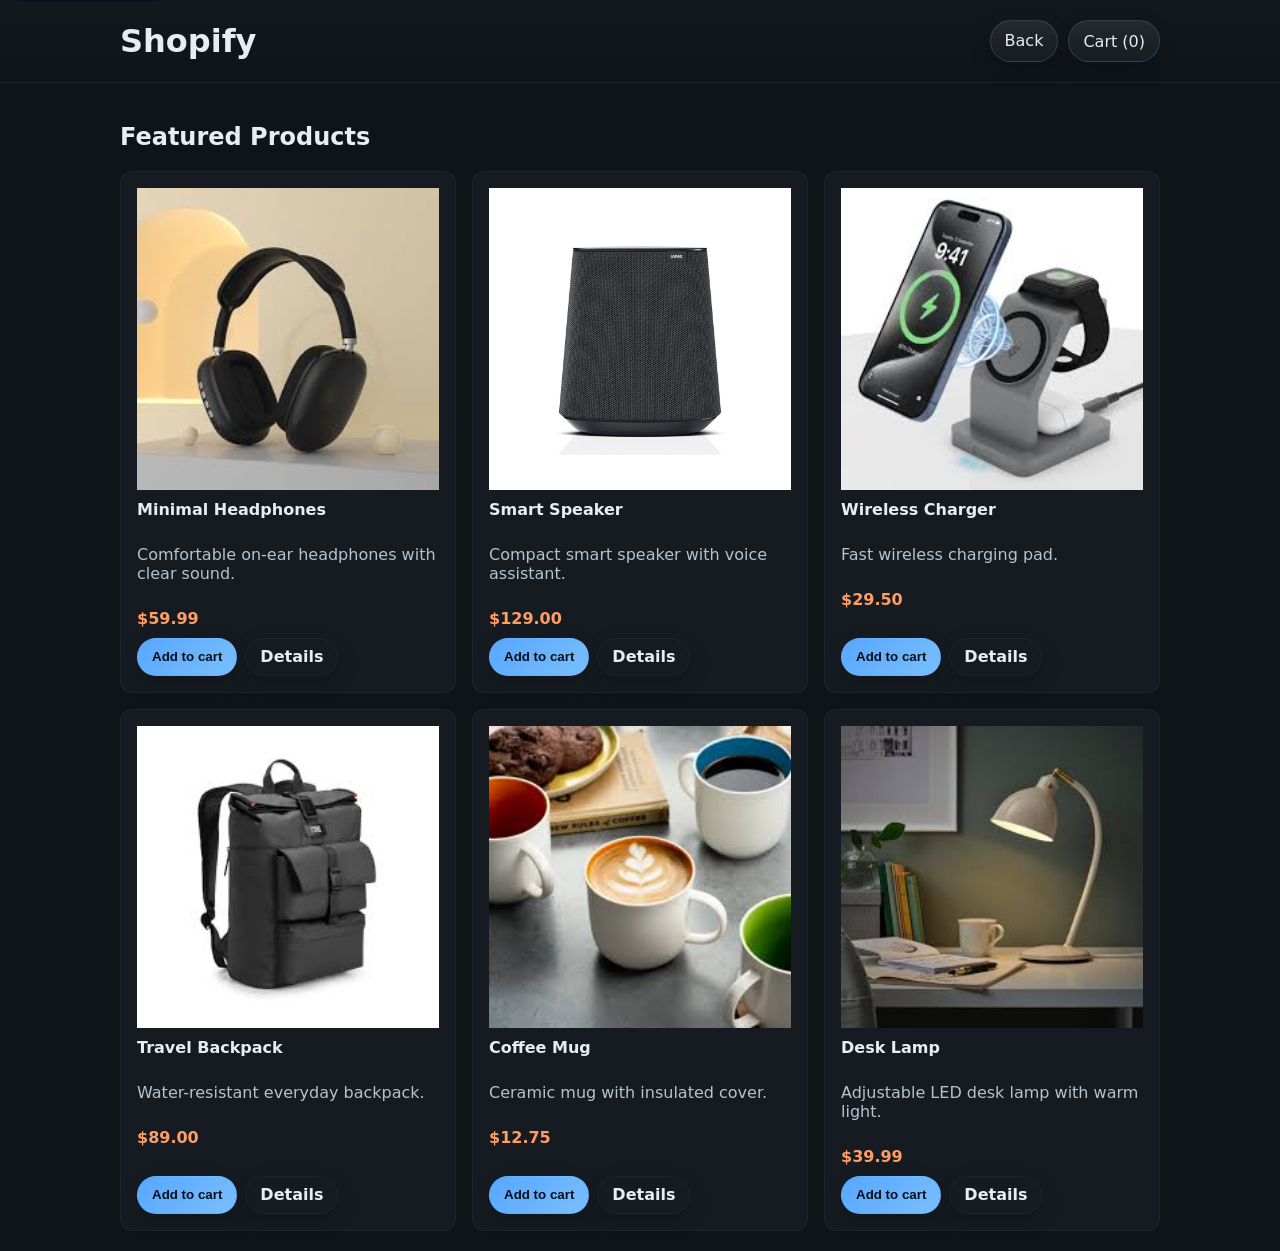
<file: Task-5/index.html>
<!doctype html>
<html lang="en">
<head>
  <meta charset="utf-8" />
  <meta name="viewport" content="width=device-width,initial-scale=1" />
  <title>Shopify</title>
  <link rel="stylesheet" href="style.css" />
  <style>
  
    .store-header{border-bottom:1px solid rgba(255,255,255,0.04);background:linear-gradient(180deg,rgba(255,255,255,0.02),transparent)}
    .store-header .container{display:flex;align-items:center;justify-content:space-between}
    .brand{margin:0;font-weight:700}
  </style>
</head>
<body>
  <a class="skip-link" href="#products">Skip to products</a>
  <header class="store-header">
    <div class="container">
      <h1 class="brand">Shopify</h1>
      <nav class="top-actions">
        <a href="../index.html">Back</a>
        <a href="cart.html" class="cart-link" aria-label="Open cart page">Cart (<span id="cartCount">0</span>)</a>
      </nav>
    </div>
  </header>

  <main class="container">
    <section class="hero">
      <h2>Featured Products</h2>
     
    </section>

    <section id="products" class="products-grid" aria-live="polite"></section>
  </main>

  <script src="cart.js" defer></script>
  <script src="products.js" defer></script>
</body>
</html>
</file>
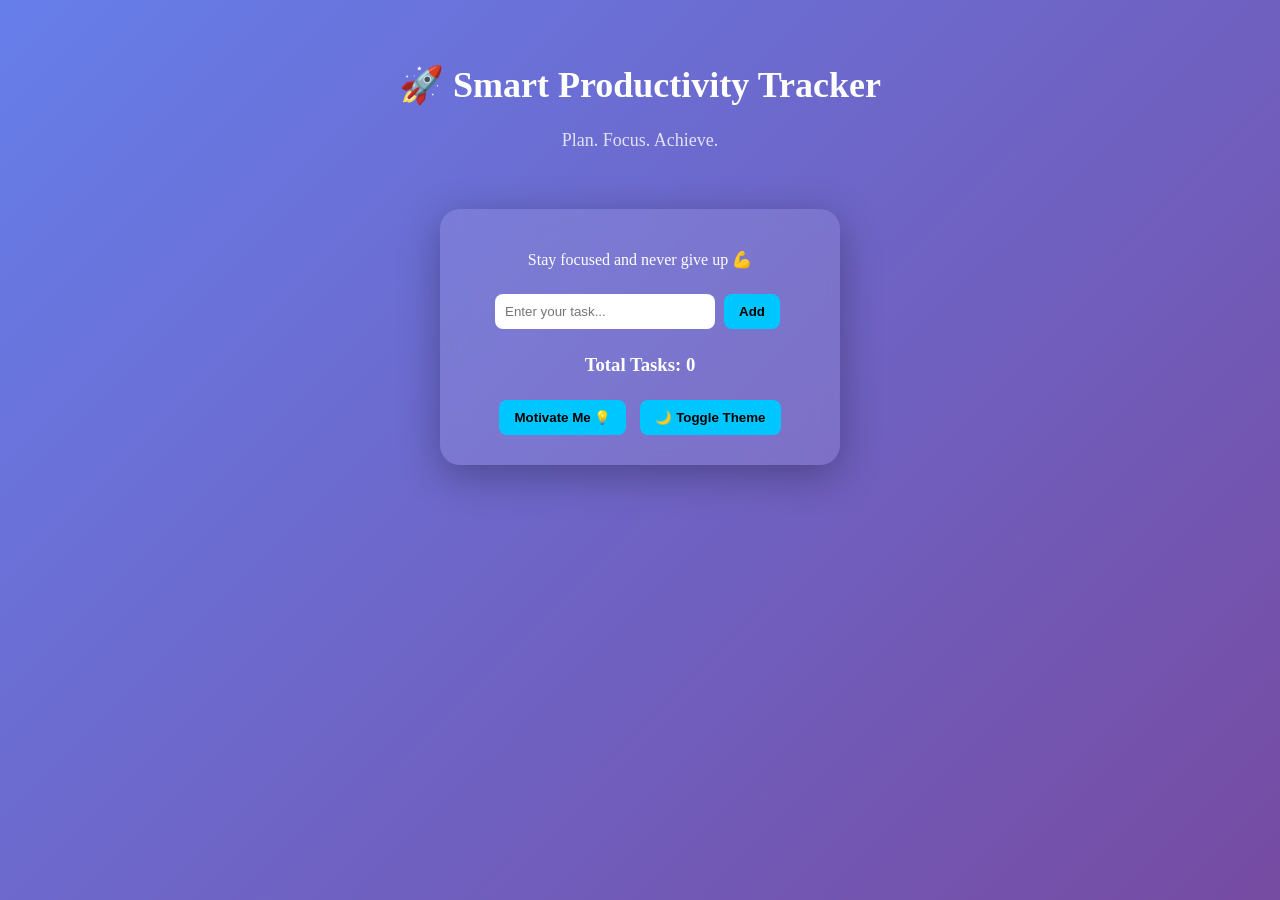
<file: Task_1/index.html>
<!DOCTYPE html>
<html>
<head>
    <title>Smart Productivity Tracker</title>
    <link rel="stylesheet" href="style.css">
</head>
<body>

   
    <div class="hero">
        <h1 class="title">🚀 Smart Productivity Tracker</h1>
        <p class="tagline">Plan. Focus. Achieve.</p>
    </div>

    
    <div class="app-container">

        <p id="quote">Stay focused and never give up 💪</p>

        <div class="input-section">
            <input type="text" id="taskInput" placeholder="Enter your task...">
            <button onclick="addTask()">Add</button>
        </div>

        <h3>Total Tasks: <span id="taskCount">0</span></h3>

        <ul id="taskList"></ul>

        <div class="buttons">
            <button onclick="showMessage()">Motivate Me 💡</button>
            <button onclick="toggleTheme()">🌙 Toggle Theme</button>
        </div>

    </div>

    <script src="script.js"></script>
</body>
</html>
</file>
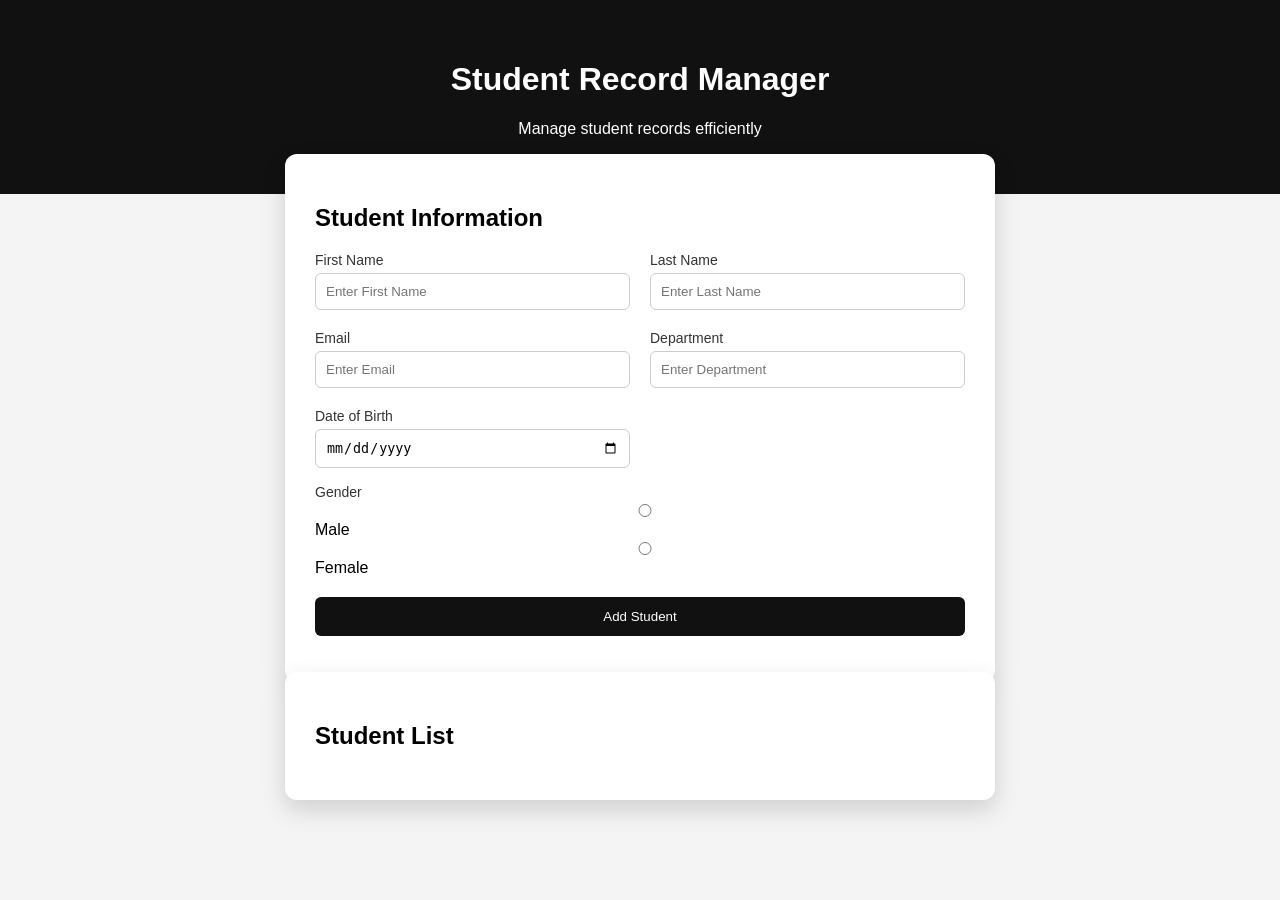
<file: Task_2/index.html>
<!DOCTYPE html>
<html>
<head>
    <title>Student Record Manager</title>
    <link rel="stylesheet" href="style.css">
</head>
<body>

<!-- HEADER -->
<div class="header">
    <h1>Student Record Manager</h1>
    <p>Manage student records efficiently</p>
</div>

<!-- FORM -->
<div class="form-container">

    <h2>Student Information</h2>

    <form id="studentForm">

        <div class="grid">

            <div class="input-group">
                <label>First Name</label>
                <input type="text" id="fname" placeholder="Enter First Name">
            </div>

            <div class="input-group">
                <label>Last Name</label>
                <input type="text" id="lname" placeholder="Enter Last Name">
            </div>

            <div class="input-group">
                <label>Email</label>
                <input type="email" id="email" placeholder="Enter Email">
            </div>

            <div class="input-group">
                <label>Department</label>
                <input type="text" id="course" placeholder="Enter Department">
            </div>

            <div class="input-group">
                <label>Date of Birth</label>
                <input type="date" id="dob">
            </div>

            

        </div>

        <div class="gender">
            <label>Gender</label><br>
            <input type="radio" name="gender"> Male
            <input type="radio" name="gender"> Female
        </div>

        <button type="submit">Add Student</button>

        <p id="error"></p>

    </form>

</div>

<!-- STUDENT LIST -->
<div class="form-container">
    <h2>Student List</h2>
    <div id="studentList" class="grid"></div>
</div>

<script src="script.js"></script>

</body>
</html>
</file>
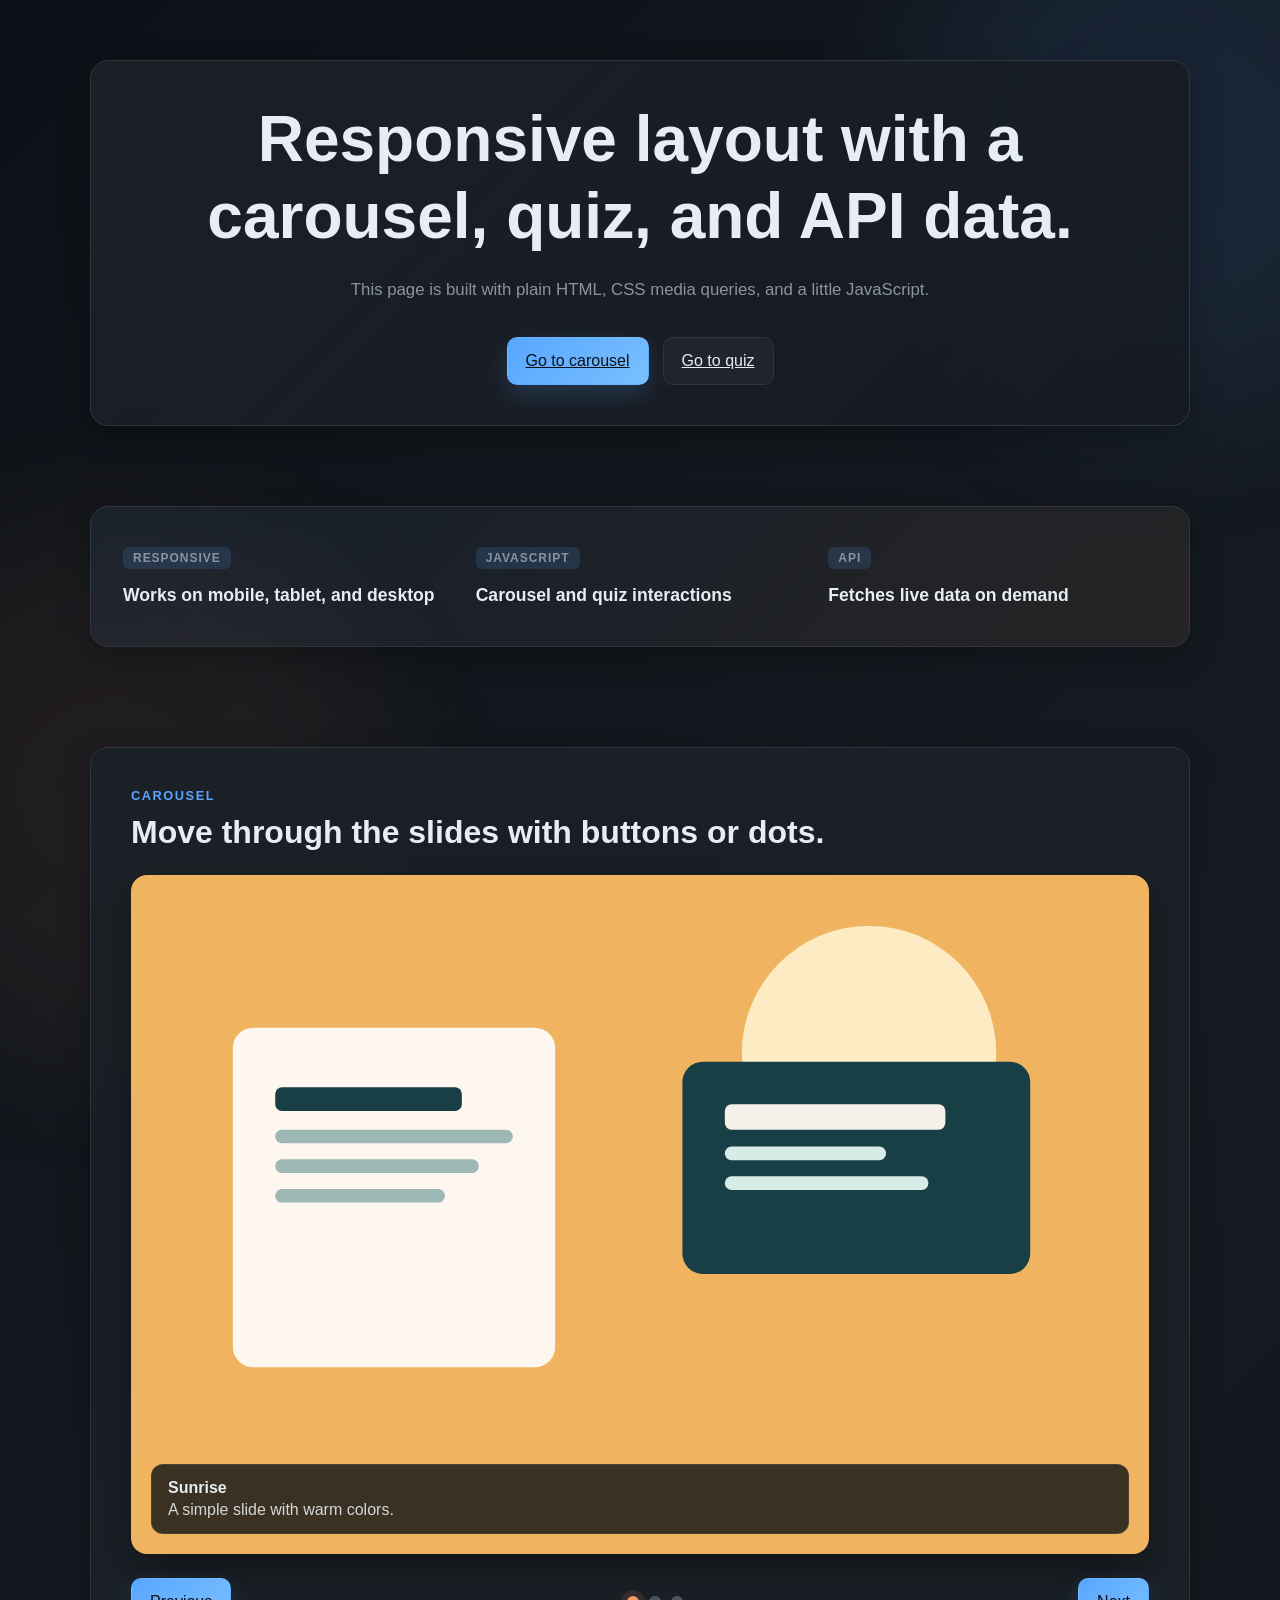
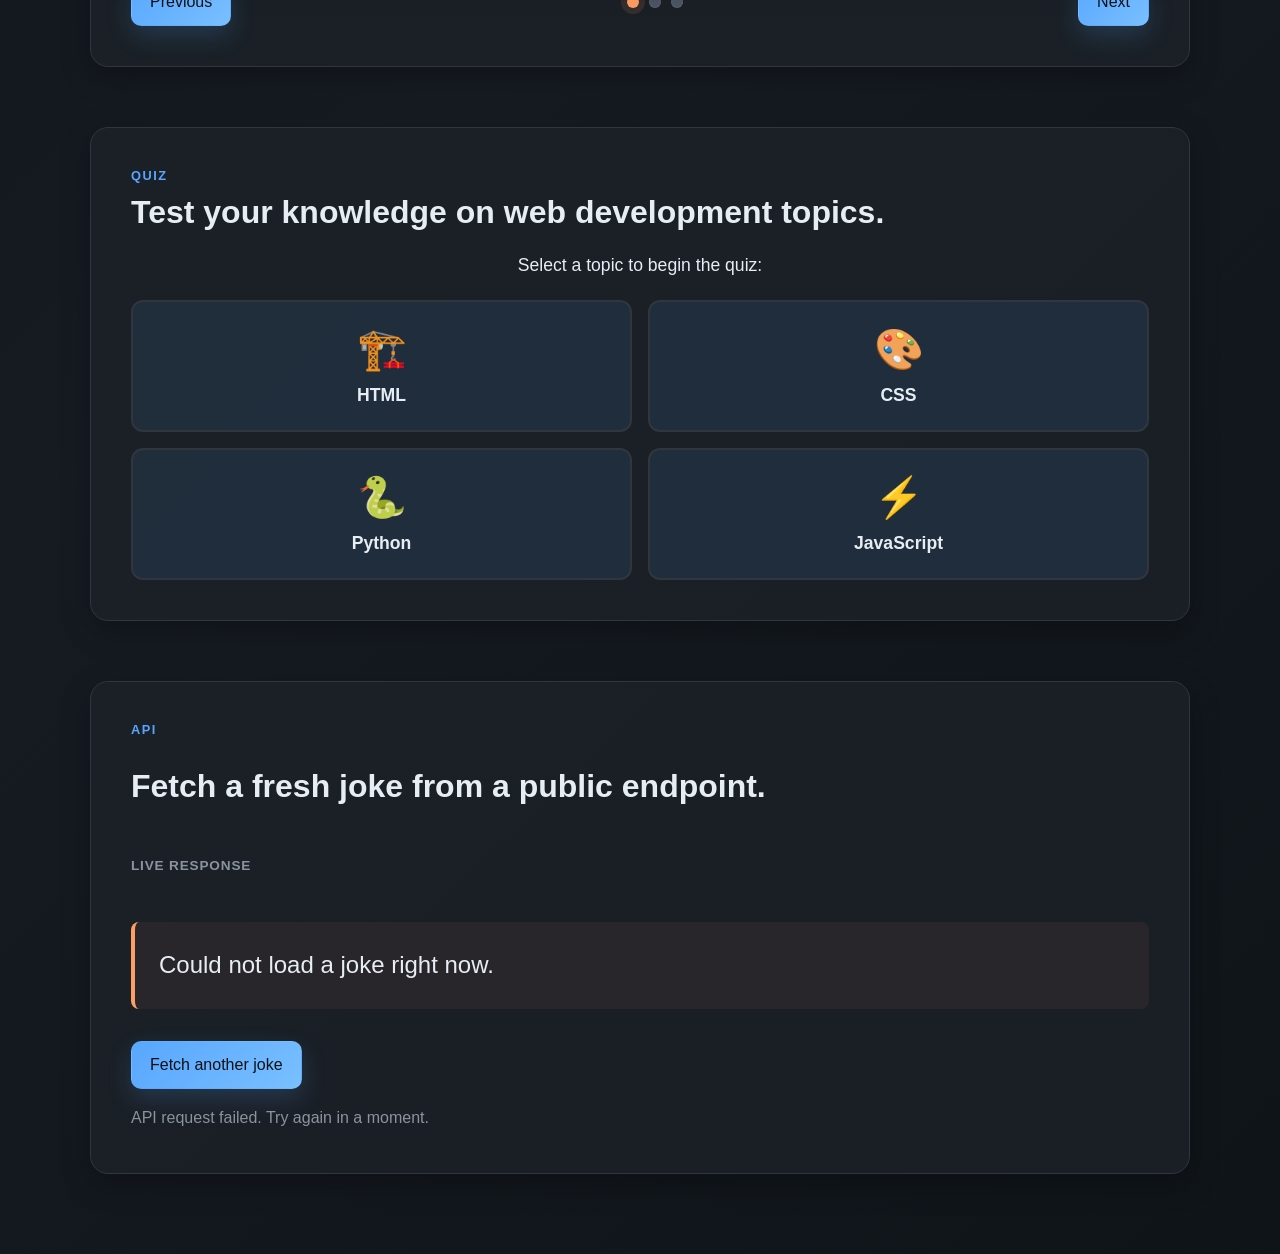
<file: task_3/index.html>
<!DOCTYPE html>
<html lang="en">
<head>
  <meta charset="UTF-8" />
  <meta name="viewport" content="width=device-width, initial-scale=1.0" />
  <title></title>
  <link rel="stylesheet" href="style.css" />
</head>
<body>
  <main class="page-shell">
    <header class="intro card">
      <h1>Responsive layout with a carousel, quiz, and API data.</h1>
      <p class="lede">
        This page is built with plain HTML, CSS media queries, and a little JavaScript.
      </p>
      <div class="hero-actions">
        <a href="#carousel" class="primary-btn">Go to carousel</a>
        <a href="#quiz" class="secondary-btn">Go to quiz</a>
      </div>
    </header>

    <section class="card note-row">
      <div>
        <span class="small-label">Responsive</span>
        <strong>Works on mobile, tablet, and desktop</strong>
      </div>
      <div>
        <span class="small-label">JavaScript</span>
        <strong>Carousel and quiz interactions</strong>
      </div>
      <div>
        <span class="small-label">API</span>
        <strong>Fetches live data on demand</strong>
      </div>
    </section>

    <section class="grid">
      <article class="card" id="carousel">
        <p class="eyebrow">Carousel</p>
        <h2>Move through the slides with buttons or dots.</h2>
        <div class="carousel">
          <div class="carousel-stage" aria-live="polite">
            <img id="carouselImage" alt="Carousel slide" />
            <div class="carousel-caption">
              <strong id="carouselTitle"></strong>
              <p id="carouselDescription"></p>
            </div>
          </div>
          <div class="carousel-controls">
            <button id="prevSlide" type="button">Previous</button>
            <div class="dots" id="slideDots" aria-label="Carousel navigation"></div>
            <button id="nextSlide" type="button">Next</button>
          </div>
        </div>
      </article>

      <article class="card" id="quiz">
        <p class="eyebrow">Quiz</p>
        <h2>Test your knowledge on web development topics.</h2>
        <div class="quiz" id="quizApp">
          <div id="topicSelector" class="topic-selector">
            <p class="topic-intro">Select a topic to begin the quiz:</p>
            <div class="topic-buttons">
              <button type="button" class="topic-btn" data-topic="html">
                <span class="topic-icon">🏗️</span>
                <span class="topic-name">HTML</span>
              </button>
              <button type="button" class="topic-btn" data-topic="css">
                <span class="topic-icon">🎨</span>
                <span class="topic-name">CSS</span>
              </button>
              <button type="button" class="topic-btn" data-topic="python">
                <span class="topic-icon">🐍</span>
                <span class="topic-name">Python</span>
              </button>
              <button type="button" class="topic-btn" data-topic="javascript">
                <span class="topic-icon">⚡</span>
                <span class="topic-name">JavaScript</span>
              </button>
            </div>
          </div>
          <div id="quizContent" class="quiz-content" style="display: none;">
            <div class="quiz-meta">
              <span id="questionCounter"></span>
              <span id="scoreCounter"></span>
            </div>
            <h3 id="questionText"></h3>
            <div class="answers" id="answerList"></div>
            <div class="quiz-actions">
              <button id="quizNext" type="button">Check answer</button>
              <button id="quizRestart" type="button" class="ghost-btn">Change topic</button>
            </div>
            <p id="quizFeedback" class="feedback"></p>
          </div>
        </div>
      </article>

      <article class="card api-card" id="api">
        <p class="eyebrow">API</p>
        <h2>Fetch a fresh joke from a public endpoint.</h2>
        <p class="api-label">Live response</p>
        <blockquote id="jokeText">Loading a fresh joke...</blockquote>
        <button id="refreshJoke" type="button">Fetch another joke</button>
        <p id="apiStatus" class="status"></p>
      </article>
    </section>
  </main>

  <script src="script.js"></script>
</body>
</html>
</file>
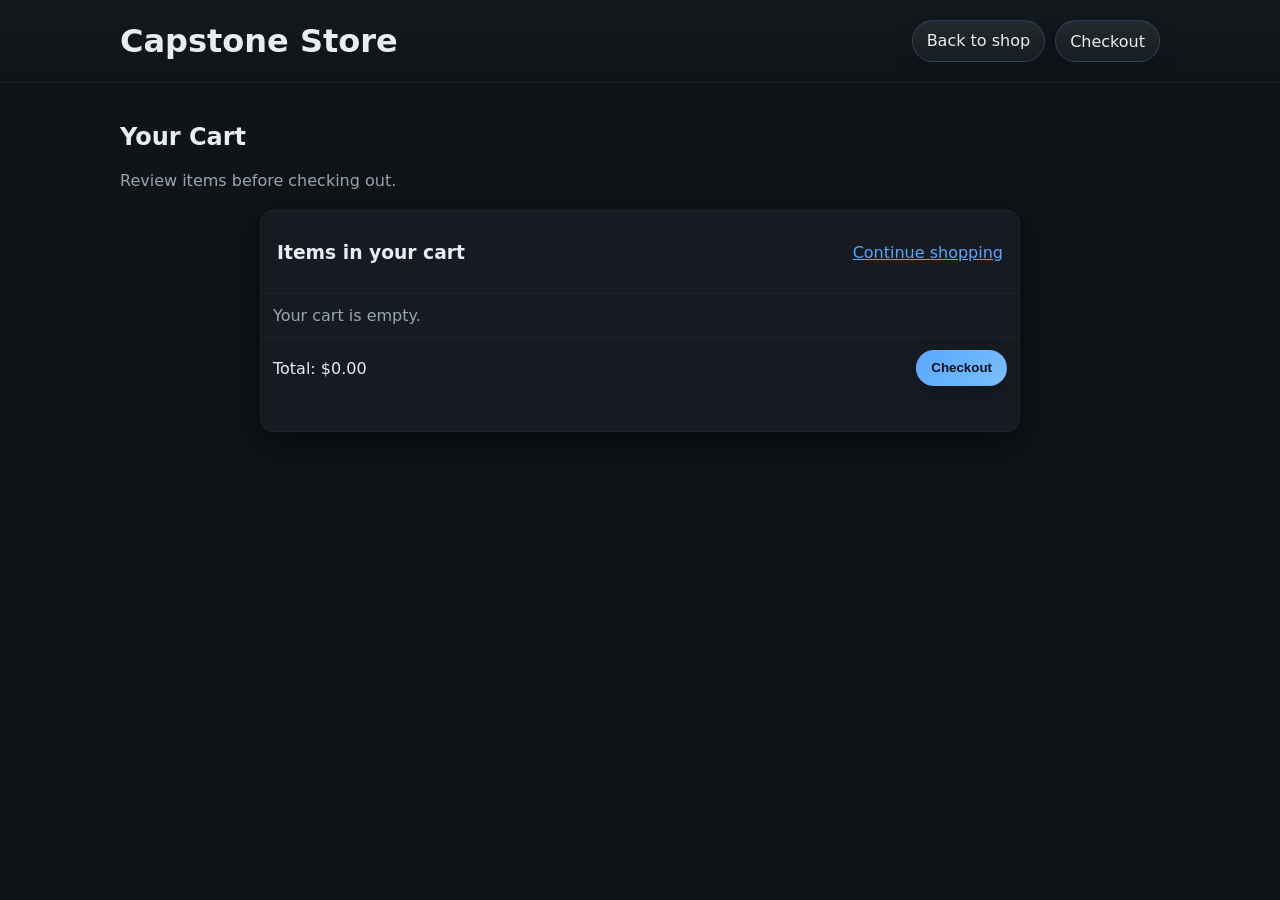
<file: Task-5/cart.html>
<!doctype html>
<html lang="en">
<head>
  <meta charset="utf-8" />
  <meta name="viewport" content="width=device-width,initial-scale=1" />
  <title>Cart — Capstone Store</title>
  <link rel="stylesheet" href="style.css" />
</head>
<body>
  <header class="store-header">
    <div class="container">
      <h1 class="brand">Capstone Store</h1>
      <nav class="top-actions">
        <a href="index.html">Back to shop</a>
        <a href="checkout.html" class="cart-link">Checkout</a>
      </nav>
    </div>
  </header>

  <main class="container">
    <section class="hero">
      <h2>Your Cart</h2>
      <p class="lead">Review items before checking out.</p>
    </section>

    <section id="cartPane" class="cart-pane page-cart" role="region" aria-label="Cart items" tabindex="-1">
      <div class="cart-inner">
        <header class="cart-head">
          <h3 id="cartTitle">Items in your cart</h3>
          <a href="index.html">Continue shopping</a>
        </header>
        <div id="cartItems" class="cart-items"></div>
        <footer class="cart-footer">
          <div class="cart-total">Total: $<span id="cartTotal">0.00</span></div>
          <button id="checkoutBtn" class="btn primary">Checkout</button>
        </footer>
      </div>
    </section>
  </main>

  <script src="cart.js" defer></script>
  <script src="products.js" defer></script>
</body>
</html>
</file>
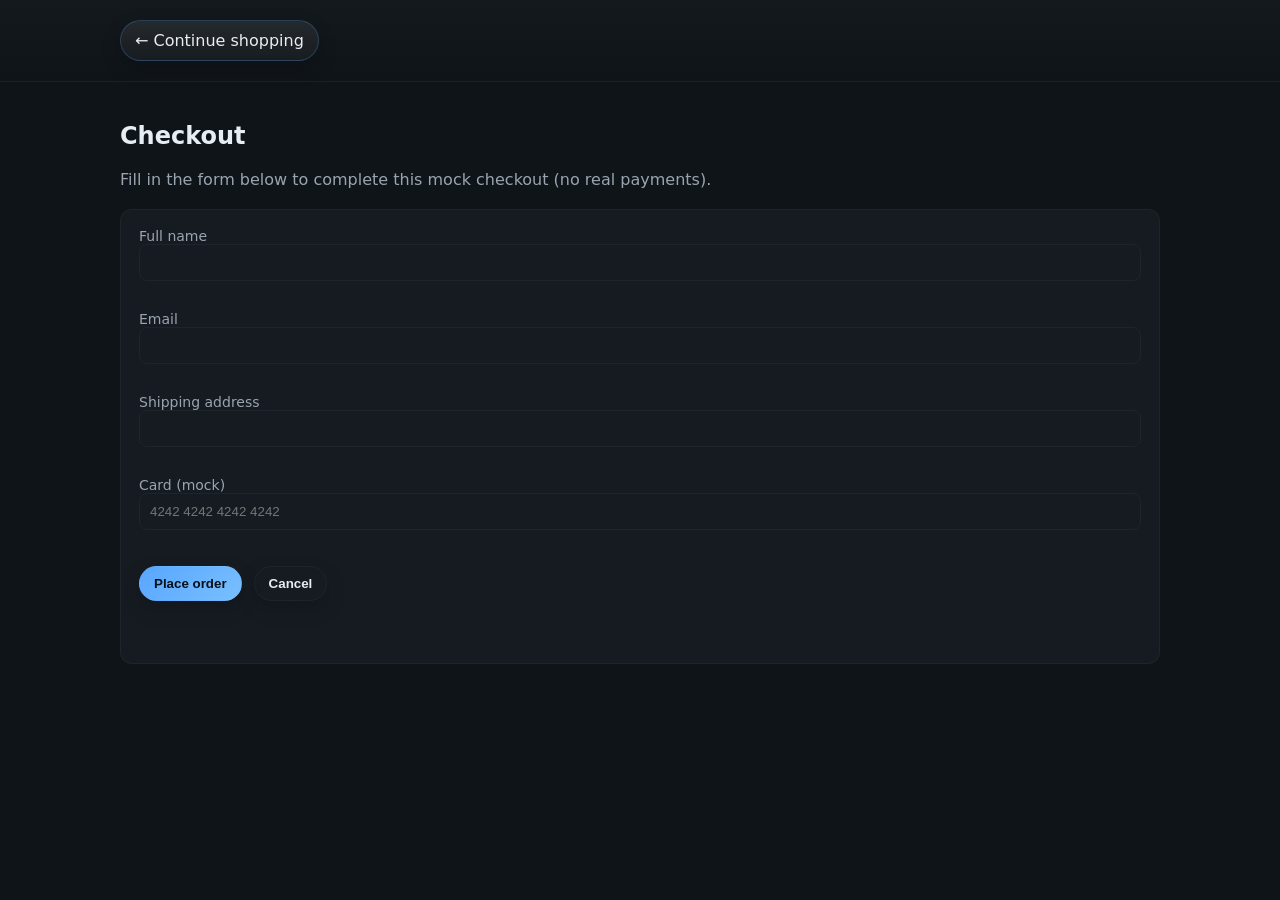
<file: Task-5/checkout.html>
<!doctype html>
<html lang="en">
<head>
  <meta charset="utf-8" />
  <meta name="viewport" content="width=device-width,initial-scale=1" />
  <title>Checkout — Capstone Store</title>
  <link rel="stylesheet" href="style.css" />
</head>
<body>
  <header class="store-header"><div class="container"><a href="index.html">← Continue shopping</a></div></header>
  <main class="container">
    <section class="hero">
      <h2>Checkout</h2>
      <p class="lead">Fill in the form below to complete this mock checkout (no real payments).</p>
    </section>

    <section class="panel">
      <form id="checkoutForm" novalidate>
        <div style="display:grid;gap:12px">
          <label>
            Full name
            <input id="name" name="name" type="text" autocomplete="name" required aria-required="true" />
          </label>
          <label>
            Email
            <input id="email" name="email" type="email" autocomplete="email" required aria-required="true" />
          </label>
          <label>
            Shipping address
            <input id="address" name="address" type="text" autocomplete="street-address" required aria-required="true" />
          </label>
          <label>
            Card (mock)
            <input id="card" name="card" type="text" inputmode="numeric" autocomplete="cc-number" placeholder="4242 4242 4242 4242" required aria-required="true" />
          </label>
          <div style="display:flex;gap:12px;align-items:center">
            <button type="submit" class="btn primary">Place order</button>
            <button type="button" id="cancelBtn" class="btn ghost">Cancel</button>
          </div>
          <p id="checkoutMsg" class="muted" aria-live="polite"></p>
        </div>
      </form>
    </section>
  </main>

  <script src="checkout.js" defer></script>
</body>
</html>
</file>
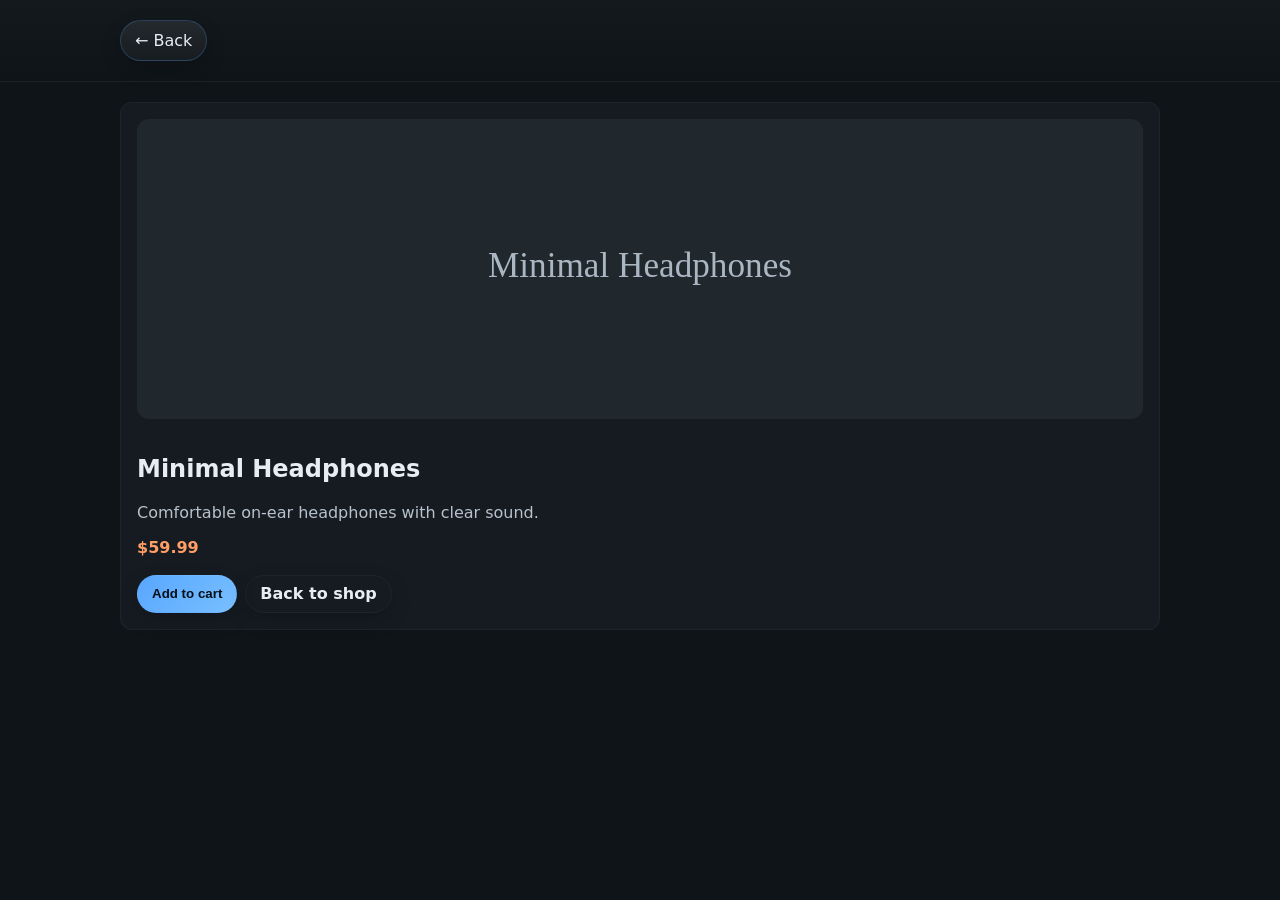
<file: Task-5/product.html>
<!doctype html>
<html lang="en">
<head>
  <meta charset="utf-8" />
  <meta name="viewport" content="width=device-width,initial-scale=1" />
  <title>Product</title>
  <link rel="stylesheet" href="style.css" />
</head>
<body>
  <header class="store-header"><div class="container"><a href="index.html">← Back</a></div></header>
  <main class="container">
    <div id="productRoot"></div>
  </main>
  <script>
    // standalone product details page — ES5-friendly version
    var PRODUCTS = [
      { id: 'p1', title: 'Minimal Headphones', price: 59.99, desc: 'Comfortable on-ear headphones with clear sound.' },
      { id: 'p2', title: 'Smart Speaker', price: 129.0, desc: 'Compact smart speaker with voice assistant.' },
      { id: 'p3', title: 'Wireless Charger', price: 29.5, desc: 'Fast wireless charging pad.' },
      { id: 'p4', title: 'Travel Backpack', price: 89.0, desc: 'Water-resistant everyday backpack.' },
      { id: 'p5', title: 'Coffee Mug', price: 12.75, desc: 'Ceramic mug with insulated cover.' },
      { id: 'p6', title: 'Desk Lamp', price: 39.99, desc: 'Adjustable LED desk lamp with warm light.' }
    ];

    var params = (function(){ try { return new URLSearchParams(location.search); } catch(e){ return { get: function(){ return null; } }; } })();
    var id = params.get('id');
    var root = document.getElementById('productRoot');
    var p = (function(){
      for(var i=0;i<PRODUCTS.length;i++){ if(PRODUCTS[i].id===id) return PRODUCTS[i]; }
      return PRODUCTS[0];
    })();

    root.innerHTML = '<article class="product" style="display:block">' +
      '<img class="product-image" src="' + (p.img || (function(){
        var svg = '<svg xmlns="http://www.w3.org/2000/svg" width="800" height="480">' +
          '<rect width="100%" height="100%" fill="#20272d"/>' +
          '<text x="50%" y="50%" dominant-baseline="middle" text-anchor="middle" font-size="28" fill="#aab6c2">' + p.title + '</text>' +
        '</svg>';
        return 'data:image/svg+xml;charset=UTF-8,' + encodeURIComponent(svg);
      })()) + '" alt="' + p.title + '" />' +
      '<h2>' + p.title + '</h2>' +
      '<p class="muted">' + p.desc + '</p>' +
      '<div class="price">$' + p.price.toFixed(2) + '</div>' +
      '<div class="actions" style="margin-top:18px">' +
        '<button class="btn primary" id="add">Add to cart</button>' +
        '<a class="btn ghost" href="index.html">Back to shop</a>' +
      '</div>' +
    '</article>';

    var addBtn = document.getElementById('add');
    if (addBtn) addBtn.addEventListener('click', function(){
      var cart = {};
      try { cart = JSON.parse(localStorage.getItem('capstone-cart') || '{}'); } catch(e) { cart = {}; }
      cart[p.id] = (cart[p.id] || 0) + 1;
      localStorage.setItem('capstone-cart', JSON.stringify(cart));
      alert('Added to cart');
    });
  </script>
</file>
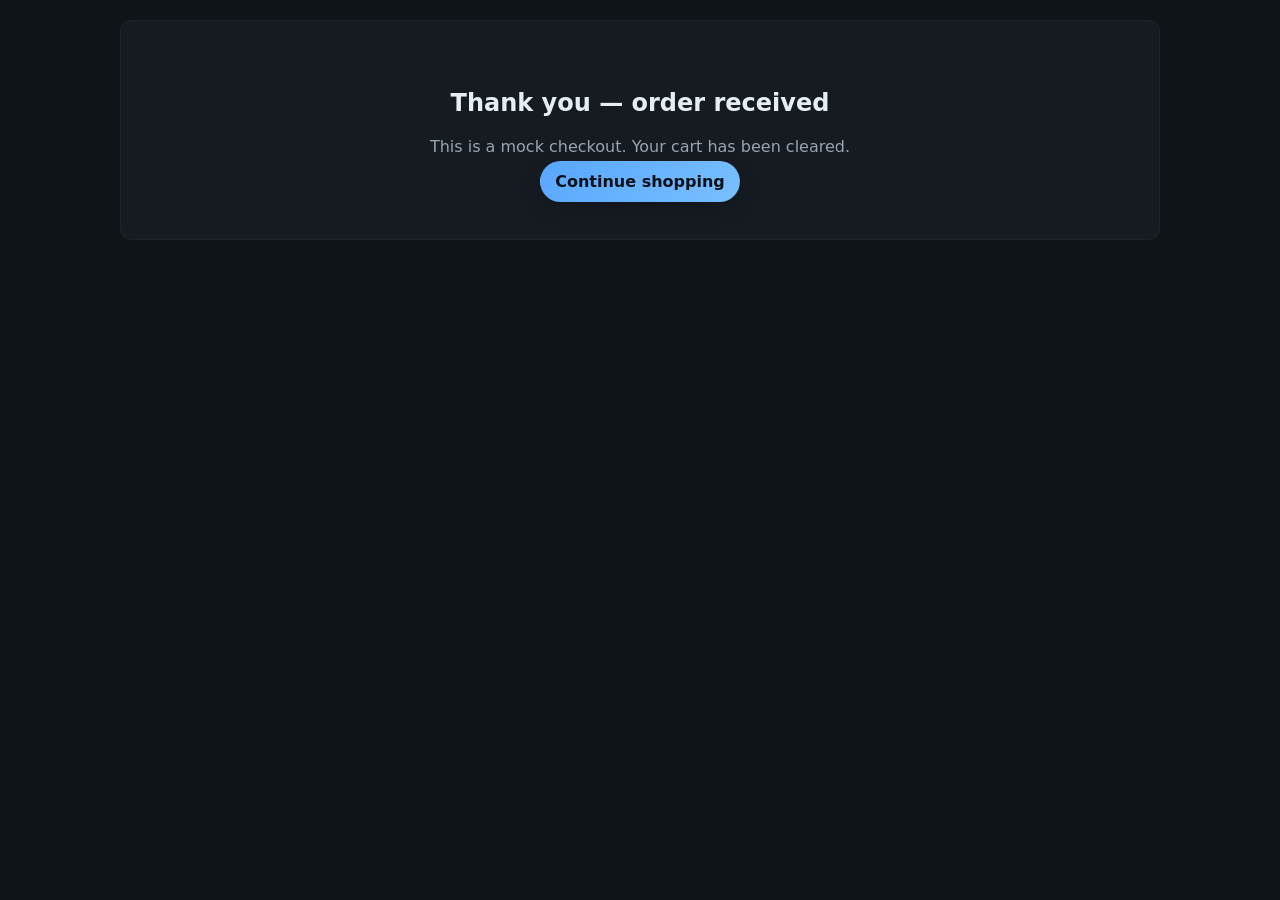
<file: Task-5/success.html>
<!doctype html>
<html lang="en">
<head>
  <meta charset="utf-8" />
  <meta name="viewport" content="width=device-width,initial-scale=1" />
  <title>Order Complete</title>
  <link rel="stylesheet" href="style.css" />
</head>
<body>
  <main class="container">
    <section class="panel" style="text-align:center;padding:48px">
      <h2>Thank you — order received</h2>
      <p class="lead">This is a mock checkout. Your cart has been cleared.</p>
      <a class="btn primary" href="index.html">Continue shopping</a>
    </section>
  </main>
</body>
</html>
</file>
<file: Task-5/style.css>
:root{--bg:#0f1419;--panel:#161b22;--text:#e6edf3;--muted:#9aa4af;--accent:#58a6ff;--accent2:#ff9e64;--border:rgba(255,255,255,0.04)}*{box-sizing:border-box}body{margin:0;font-family:Inter,system-ui,Arial,sans-serif;background:var(--bg);color:var(--text);-webkit-font-smoothing:antialiased}a{color:var(--accent)}.container{width:min(1080px,calc(100% - 24px));margin:0 auto;padding:20px}.store-header{border-bottom:1px solid var(--border);background:linear-gradient(180deg,rgba(255,255,255,0.02),transparent)}.store-header .container{display:flex;align-items:center;justify-content:space-between}.brand{margin:0;font-weight:700}.top-actions{display:flex;gap:10px;align-items:center}.hero{margin:20px 0}.lead{color:var(--muted)}.products-grid{display:grid;grid-template-columns:repeat(3,minmax(0,1fr));gap:16px;margin-top:18px}.product{background:var(--panel);border:1px solid var(--border);padding:16px;border-radius:12px;display:flex;flex-direction:column;gap:10px}.product h4{margin:0}.price{font-weight:700;color:var(--accent2)}.actions{margin-top:auto;display:flex;gap:8px}.btn{padding:10px 12px;border-radius:10px;border:0;cursor:pointer}.btn.primary{background:linear-gradient(135deg,var(--accent),#79c0ff);color:#071018}.btn.ghost{background:transparent;border:1px solid var(--border);color:var(--text)}.cart-pane{position:fixed;right:18px;top:80px;width:360px;max-width:calc(100% - 32px);background:var(--panel);border:1px solid var(--border);border-radius:14px;box-shadow:0 10px 40px rgba(0,0,0,0.6)}.cart-inner{display:flex;flex-direction:column;min-height:220px}.cart-head{display:flex;align-items:center;justify-content:space-between;padding:12px 16px;border-bottom:1px solid var(--border)}.cart-items{padding:12px;display:grid;gap:10px}.cart-row{display:flex;justify-content:space-between;gap:8px;align-items:center;background:rgba(255,255,255,0.02);padding:8px;border-radius:10px}.cart-footer{display:flex;justify-content:space-between;align-items:center;padding:12px;border-top:1px solid var(--border)}.cart-count{background:var(--accent);color:#071018;padding:4px 8px;border-radius:999px;font-weight:700}.empty{color:var(--muted)}@media(max-width:900px){.products-grid{grid-template-columns:repeat(2,minmax(0,1fr))}}@media(max-width:560px){.products-grid{grid-template-columns:1fr}.cart-pane{left:16px;right:16px;top:auto;bottom:18px;width:auto}}.skip-link{position:absolute;left:12px;top:8px;background:#071018;color:var(--accent);padding:8px 10px;border-radius:6px;z-index:999;transform:translateY(-120%);transition:transform 180ms ease}.skip-link:focus{transform:translateY(0)}.muted{color:#b7c2cc}:focus{outline:none}:focus-visible{outline:3px solid rgba(88,166,255,0.55);outline-offset:3px;border-radius:6px}
.product-image{width:100%;height:300px;border-radius:12px;object-fit:cover;margin-bottom:12px}.panel{background:var(--panel);border:1px solid var(--border);padding:18px;border-radius:12px}.panel label{display:block;font-size:14px;color:var(--muted);margin-bottom:6px}.panel input[type="text"],.panel input[type="email"],.panel input[type="tel"]{width:100%;padding:10px;border-radius:8px;border:1px solid rgba(255,255,255,0.04);background:transparent;color:var(--text);margin-bottom:12px}.panel .btn{margin-top:6px}.cart-link{display:inline-flex;align-items:center;justify-content:center;min-height:42px}.page-cart{position:static;width:100%;max-width:760px;margin:0 auto}.btn,.store-header a,.store-header button,.cart-head button,.actions a,.actions button{appearance:none;border-radius:999px;border:1px solid rgba(88,166,255,0.24);background:linear-gradient(180deg,rgba(255,255,255,0.08),rgba(255,255,255,0.03));color:var(--text);box-shadow:0 8px 20px rgba(0,0,0,0.18);padding:10px 14px;line-height:1;font-weight:600;text-decoration:none;transition:transform 160ms ease, box-shadow 160ms ease, border-color 160ms ease, background 160ms ease}.btn.primary{background:linear-gradient(135deg,var(--accent),#79c0ff);color:#071018;border-color:transparent}.btn.ghost{background:transparent}.btn:hover,.store-header a:hover,.store-header button:hover,.cart-head button:hover,.actions a:hover,.actions button:hover{transform:translateY(-1px);border-color:rgba(88,166,255,0.5);box-shadow:0 10px 24px rgba(0,0,0,0.26)}.btn:active,.store-header a:active,.store-header button:active,.cart-head button:active,.actions a:active,.actions button:active{transform:translateY(0)}.store-header a,.store-header button,.cart-head button{font:inherit}.top-actions a,.top-actions button{min-height:42px}@media(max-width:560px){.panel{padding:14px}}
</file>
<file: Task_1/style.css>
html, body {
    height: 100%;
    margin: 0;
}

body {
    font-family: 'Segoe UI';
    
    
    background: linear-gradient(135deg, #667eea, #764ba2);
    
    
    background-repeat: no-repeat;
    background-attachment: fixed;
    background-size: cover;

    color: white;
}


.hero {
    text-align: center;
    padding: 40px 20px;
}

.title {
    font-size: 36px;
    animation: fadeIn 2s ease-in-out;
}

.tagline {
    opacity: 0.8;
    font-size: 18px;
}


.app-container {
    width: 350px;
    margin: auto;
    padding: 25px;
    border-radius: 20px;
    backdrop-filter: blur(12px);
    background: rgba(255,255,255,0.1);
    box-shadow: 0 10px 40px rgba(0,0,0,0.3);
    text-align: center;
}


.input-section {
    margin: 20px 0;
}

input {
    padding: 10px;
    width: 200px;
    border-radius: 8px;
    border: none;
}


button {
    padding: 10px 15px;
    margin: 5px;
    border: none;
    border-radius: 8px;
    cursor: pointer;
    font-weight: bold;
    background: #00c6ff;
    color: black;
    transition: 0.3s;
}

button:hover {
    transform: scale(1.1);
    background: #0072ff;
    color: white;
}


ul {
    list-style: none;
    padding: 0;
}

li {
    margin: 10px 0;
    padding: 10px;
    background: rgba(255,255,255,0.2);
    border-radius: 8px;
    display: flex;
    justify-content: space-between;
}


.completed {
    text-decoration: line-through;
    color: lightgray;
}


.delete-btn {
    background: red;
    color: white;
}


.dark {
    background: black;
    color: white;
}


@keyframes fadeIn {
    from { opacity: 0; transform: translateY(-20px); }
    to { opacity: 1; transform: translateY(0); }
}
</file>
<file: Task_2/style.css>
body {
    margin: 0;
    font-family: 'Segoe UI', sans-serif;
    background-color: #f4f4f4;
}

/* HEADER */
.header {
    background: #111;
    color: white;
    text-align: center;
    padding: 40px 20px;
}

/* FORM CARD */
.form-container {
    width: 650px;
    margin: -40px auto 30px;
    background: white;
    padding: 30px;
    border-radius: 12px;
    box-shadow: 0 10px 25px rgba(0,0,0,0.15);
}

/* GRID */
.grid {
    display: grid;
    grid-template-columns: 1fr 1fr;
    gap: 20px;
}

/* INPUT GROUP */
.input-group {
    display: flex;
    flex-direction: column;
}

/* LABEL */
label {
    margin-bottom: 5px;
    font-size: 14px;
    color: #333;
}

/* INPUTS */
input {
    width: 100%;
    padding: 10px;
    border: 1px solid #ccc;
    border-radius: 6px;
    box-sizing: border-box;
}

input:focus {
    border-color: #111;
    outline: none;
}

/* GENDER */
.gender {
    margin-top: 15px;
}

/* BUTTON */
button {
    width: 100%;
    padding: 12px;
    margin-top: 20px;
    border: none;
    border-radius: 6px;
    background: #111;
    color: white;
    cursor: pointer;
}

button:hover {
    background: #333;
}

/* CARD */
.card {
    background: #fafafa;
    padding: 15px;
    border-radius: 10px;
    border: 1px solid #ddd;
}

.card:hover {
    transform: translateY(-3px);
}

/* DELETE */
.delete {
    margin-top: 10px;
    background: #e53935;
}

.delete:hover {
    background: #c62828;
}

/* ERROR */
#error {
    color: red;
    margin-top: 10px;
}

/* RESPONSIVE */
@media (max-width: 700px) {
    .form-container {
        width: 90%;
    }

    .grid {
        grid-template-columns: 1fr;
    }
}
</file>
<file: task_3/style.css>
:root {
  --bg: linear-gradient(135deg, #0d1117 0%, #161b22 52%, #0f1419 100%);
  --panel: rgba(28, 33, 40, 0.92);
  --text: #e6edf3;
  --muted: #8b949e;
  --brand: #58a6ff;
  --accent: #ff9e64;
  --border: #30363d;
  --glow: rgba(88, 166, 255, 0.14);
}

* {
  box-sizing: border-box;
}

html {
  scroll-behavior: smooth;
}

body {
  margin: 0;
  min-height: 100vh;
  font-family: Arial, Helvetica, sans-serif;
  color: var(--text);
  background: var(--bg);
  position: relative;
  overflow-x: hidden;
  animation: pageFade 500ms ease-out;
}

body::before,
body::after {
  content: "";
  position: fixed;
  inset: auto;
  width: 34rem;
  height: 34rem;
  border-radius: 50%;
  filter: blur(80px);
  opacity: 0.18;
  pointer-events: none;
  z-index: -1;
}

body::before {
  top: -8rem;
  right: -10rem;
  background: rgba(88, 166, 255, 0.55);
}

body::after {
  left: -10rem;
  bottom: -10rem;
  background: rgba(255, 158, 100, 0.35);
}

img {
  display: block;
  max-width: 100%;
}

button,
a {
  font: inherit;
}

button {
  border: 0;
  cursor: pointer;
}

.page-shell {
  width: min(1100px, calc(100% - 24px));
  margin: 0 auto;
  padding: 60px 0 80px;
  position: relative;
  z-index: 1;
}

.intro,
.card {
  background: var(--panel);
  border: 1px solid var(--border);
  border-radius: 18px;
  box-shadow: 0 10px 30px rgba(0, 0, 0, 0.25);
}

.intro {
  padding: 60px 48px;
  margin-bottom: 80px;
  background: linear-gradient(135deg, rgba(28, 33, 40, 0.98), rgba(22, 27, 34, 0.88));
  animation: cardRise 520ms cubic-bezier(0.34, 1.56, 0.64, 1);
  text-align: center;
}

.grid {
  display: grid;
  grid-template-columns: 1fr;
  gap: 60px;
}

.card {
  padding: 40px;
  animation: cardRise 560ms cubic-bezier(0.34, 1.56, 0.64, 1);
  min-height: auto;
}

.eyebrow {
  margin: 0 0 10px;
  color: var(--brand);
  font-size: 0.8rem;
  font-weight: 700;
  letter-spacing: 0.12em;
  text-transform: uppercase;
}

.intro h1,
.card h2,
.quiz h3 {
  margin: 0;
  line-height: 1.2;
}

.intro h1 {
  font-size: clamp(2.2rem, 5vw, 4rem);
  max-width: none;
  margin-bottom: 20px;
}

.lede {
  margin: 16px auto 32px;
  max-width: 65ch;
  color: var(--muted);
  line-height: 1.8;
  font-size: 1.05rem;
}

.hero-actions {
  display: flex;
  flex-wrap: wrap;
  gap: 14px;
  margin-top: 32px;
  justify-content: center;
}

.primary-btn,
.secondary-btn,
#quizNext,
#refreshJoke,
#prevSlide,
#nextSlide,
.ghost-btn {
  border: 1px solid transparent;
  display: inline-flex;
  align-items: center;
  justify-content: center;
  min-height: 48px;
  padding: 0 18px;
  border-radius: 10px;
  transition: transform 180ms ease, box-shadow 180ms ease, background-color 180ms ease, border-color 180ms ease, color 180ms ease;
  animation: buttonIn 420ms ease both;
}

.primary-btn,
#quizNext,
#refreshJoke,
#prevSlide,
#nextSlide {
  background: linear-gradient(135deg, var(--brand) 0%, #79c0ff 100%);
  color: #0d1117;
  box-shadow: 0 10px 24px rgba(88, 166, 255, 0.18);
}

.primary-btn:hover,
#quizNext:hover,
#refreshJoke:hover,
#prevSlide:hover,
#nextSlide:hover,
.secondary-btn:hover,
.ghost-btn:hover {
  transform: translateY(-2px);
}

.secondary-btn,
.ghost-btn {
  background: rgba(33, 38, 45, 0.92);
  border-color: var(--border);
  color: var(--text);
}

.secondary-btn:hover,
.ghost-btn:hover {
  background: rgba(48, 54, 61, 0.96);
}

.note-row {
  display: grid;
  grid-template-columns: repeat(3, minmax(0, 1fr));
  gap: 24px;
  margin-bottom: 100px;
  padding: 40px 32px;
  background: linear-gradient(135deg, rgba(88, 166, 255, 0.08), rgba(255, 158, 100, 0.08));
  animation: cardRise 520ms cubic-bezier(0.34, 1.56, 0.64, 1);
}

.note-row strong {
  display: block;
  margin-top: 8px;
  font-size: 1.1rem;
}

.small-label,
.api-label,
.status,
.quiz-meta,
.feedback,
.carousel-caption p,
.answers button {
  color: var(--muted);
}

.small-label {
  display: inline-block;
  padding: 4px 10px;
  background: rgba(88, 166, 255, 0.15);
  border-radius: 6px;
  font-size: 0.75rem;
  font-weight: 600;
  letter-spacing: 0.08em;
  text-transform: uppercase;
  margin-bottom: 8px;
}

.card h2 {
  margin: 0 0 24px;
  font-size: clamp(1.6rem, 2.5vw, 2.2rem);
}

.carousel {
  display: grid;
  gap: 24px;
}

.carousel-stage {
  position: relative;
  overflow: hidden;
  min-height: 450px;
  border-radius: 16px;
  background: linear-gradient(135deg, #111827 0%, #1f2937 100%);
  box-shadow: inset 0 0 0 1px rgba(255, 255, 255, 0.04), 0 20px 40px rgba(0, 0, 0, 0.3);
  animation: cardRise 600ms ease both;
}

.carousel-stage img {
  width: 100%;
  height: 100%;
  object-fit: cover;
  animation: imageZoom 900ms ease both;
}

.carousel-caption {
  position: absolute;
  left: 20px;
  right: 20px;
  bottom: 20px;
  padding: 14px 16px;
  border-radius: 12px;
  background: rgba(8, 14, 18, 0.78);
  color: var(--text);
  border: 1px solid rgba(255, 255, 255, 0.08);
  backdrop-filter: blur(10px);
}

.carousel-caption p {
  margin: 4px 0 0;
  color: rgba(230, 237, 243, 0.88);
}

.carousel-caption strong {
  display: block;
}

.carousel-controls {
  display: flex;
  align-items: center;
  justify-content: space-between;
  gap: 14px;
}

.dots {
  display: flex;
  justify-content: center;
  flex-wrap: wrap;
  gap: 10px;
}

.dots button {
  width: 12px;
  height: 12px;
  padding: 0;
  border-radius: 50%;
  background: #4b5563;
  box-shadow: inset 0 0 0 1px rgba(255, 255, 255, 0.08);
  transition: transform 180ms ease, background-color 180ms ease, box-shadow 180ms ease;
}

.dots button.is-active {
  background: var(--accent);
  box-shadow: 0 0 0 6px rgba(255, 158, 100, 0.12);
  animation: pulse 2s infinite;
}

.dots button:hover {
  transform: scale(1.15);
}

.topic-selector {
  display: grid;
  gap: 24px;
  text-align: center;
}

.topic-intro {
  font-size: 1.1rem;
  color: var(--text);
  margin: 0;
  font-weight: 500;
}

.topic-buttons {
  display: grid;
  grid-template-columns: repeat(2, 1fr);
  gap: 16px;
}

.topic-btn {
  display: flex;
  flex-direction: column;
  align-items: center;
  justify-content: center;
  gap: 12px;
  padding: 24px 16px;
  background: rgba(88, 166, 255, 0.1);
  border: 2px solid var(--border);
  border-radius: 12px;
  color: var(--text);
  cursor: pointer;
  transition: all 200ms ease;
  font-weight: 600;
}

.topic-btn:hover {
  background: rgba(88, 166, 255, 0.2);
  border-color: var(--brand);
  transform: translateY(-2px);
  box-shadow: 0 8px 16px rgba(88, 166, 255, 0.15);
}

.topic-icon {
  font-size: 2.5rem;
}

.topic-name {
  font-size: 1.1rem;
  display: block;
}

.quiz {
  display: grid;
  gap: 28px;
}

.quiz-content {
  display: grid;
  gap: 28px;
}

.quiz-meta {
  display: flex;
  justify-content: space-between;
  gap: 12px;
  font-size: 0.92rem;
}

.quiz h3 {
  font-size: clamp(1.4rem, 2vw, 1.9rem);
  line-height: 1.4;
}

.answers {
  display: grid;
  gap: 14px;
}

.answers button {
  width: 100%;
  padding: 16px 20px;
  text-align: left;
  border-radius: 12px;
  background: rgba(17, 24, 39, 0.7);
  border: 1px solid var(--border);
  color: var(--text);
  font-size: 1rem;
  transition: transform 160ms ease, border-color 160ms ease, background-color 160ms ease, box-shadow 160ms ease;
}

.answers button:hover {
  transform: translateY(-1px);
  border-color: var(--brand);
  box-shadow: 0 8px 18px rgba(0, 0, 0, 0.2);
}

.answers button.selected {
  border-color: var(--brand);
  background: rgba(88, 166, 255, 0.12);
}

.answers button.correct {
  border-color: #2f8a50;
  background: rgba(47, 138, 80, 0.18);
}

.answers button.wrong {
  border-color: #c55346;
  background: rgba(197, 83, 70, 0.18);
}

.quiz-actions {
  display: flex;
  flex-wrap: wrap;
  gap: 12px;
}

.feedback,
.status {
  min-height: 24px;
  margin: 0;
}

.api-card {
  display: grid;
  gap: 20px;
}

.api-label {
  display: block;
  margin-top: 8px;
  font-size: 0.85rem;
  font-weight: 600;
  letter-spacing: 0.06em;
  text-transform: uppercase;
}

.api-card blockquote {
  margin: 16px 0 12px;
  padding: 24px;
  border-left: 4px solid var(--accent);
  background: rgba(255, 158, 100, 0.06);
  border-radius: 8px;
  font-size: clamp(1.1rem, 2vw, 1.5rem);
  line-height: 1.6;
  color: var(--text);
}

.api-card button {
  width: fit-content;
}

button:focus-visible,
a:focus-visible {
  outline: 3px solid rgba(88, 166, 255, 0.45);
  outline-offset: 3px;
}

@keyframes pageFade {
  from { opacity: 0; }
  to { opacity: 1; }
}

@keyframes cardRise {
  from { opacity: 0; transform: translateY(16px) scale(0.98); }
  to { opacity: 1; transform: translateY(0) scale(1); }
}

@keyframes buttonIn {
  from { opacity: 0; transform: translateY(10px); }
  to { opacity: 1; transform: translateY(0); }
}

@keyframes pulse {
  0%, 100% { box-shadow: 0 0 0 0 rgba(255, 158, 100, 0.2); }
  50% { box-shadow: 0 0 0 8px rgba(255, 158, 100, 0); }
}

@keyframes imageZoom {
  from { transform: scale(1.04); filter: saturate(0.8); }
  to { transform: scale(1); filter: saturate(1); }
}@media (max-width: 980px) {
  .note-row {
    grid-template-columns: repeat(2, minmax(0, 1fr));
    gap: 20px;
    padding: 32px 24px;
    margin-bottom: 80px;
  }

  .grid {
    grid-template-columns: 1fr;
    gap: 50px;
  }
}

@media (max-width: 720px) {
  .page-shell {
    width: min(100% - 16px, 1100px);
    padding-top: 40px;
    padding-bottom: 60px;
  }

  .intro {
    padding: 40px 24px;
    margin-bottom: 60px;
  }

  .intro h1 {
    font-size: clamp(1.8rem, 4vw, 2.4rem);
  }

  .intro,
  .card {
    border-radius: 14px;
  }

  .card {
    padding: 28px 20px;
  }

  .note-row {
    grid-template-columns: 1fr;
    gap: 16px;
    padding: 24px 16px;
    margin-bottom: 60px;
  }

  .carousel-stage {
    min-height: 320px;
  }

  .carousel-controls {
    flex-direction: column;
    align-items: stretch;
  }

  .dots {
    order: -1;
  }

  .carousel-controls button {
    width: 100%;
  }

  .grid {
    gap: 40px;
  }

  .topic-buttons {
    grid-template-columns: 1fr;
  }
}

@media (max-width: 520px) {
  .intro h1 {
    max-width: none;
    font-size: clamp(1.6rem, 3vw, 2rem);
  }

  .lede {
    font-size: 0.95rem;
  }

  .hero-actions,
  .quiz-actions {
    flex-direction: column;
  }

  .primary-btn,
  .secondary-btn,
  #quizNext,
  #refreshJoke,
  .ghost-btn {
    width: 100%;
  }

  .carousel-stage {
    min-height: 280px;
  }

  .api-card blockquote {
    padding: 16px;
  }

  .topic-buttons {
    grid-template-columns: 1fr;
  }

  .topic-btn {
    padding: 18px 12px;
  }

  .topic-icon {
    font-size: 2rem;
  }

  .topic-name {
    font-size: 1rem;
  }
}
</file>
